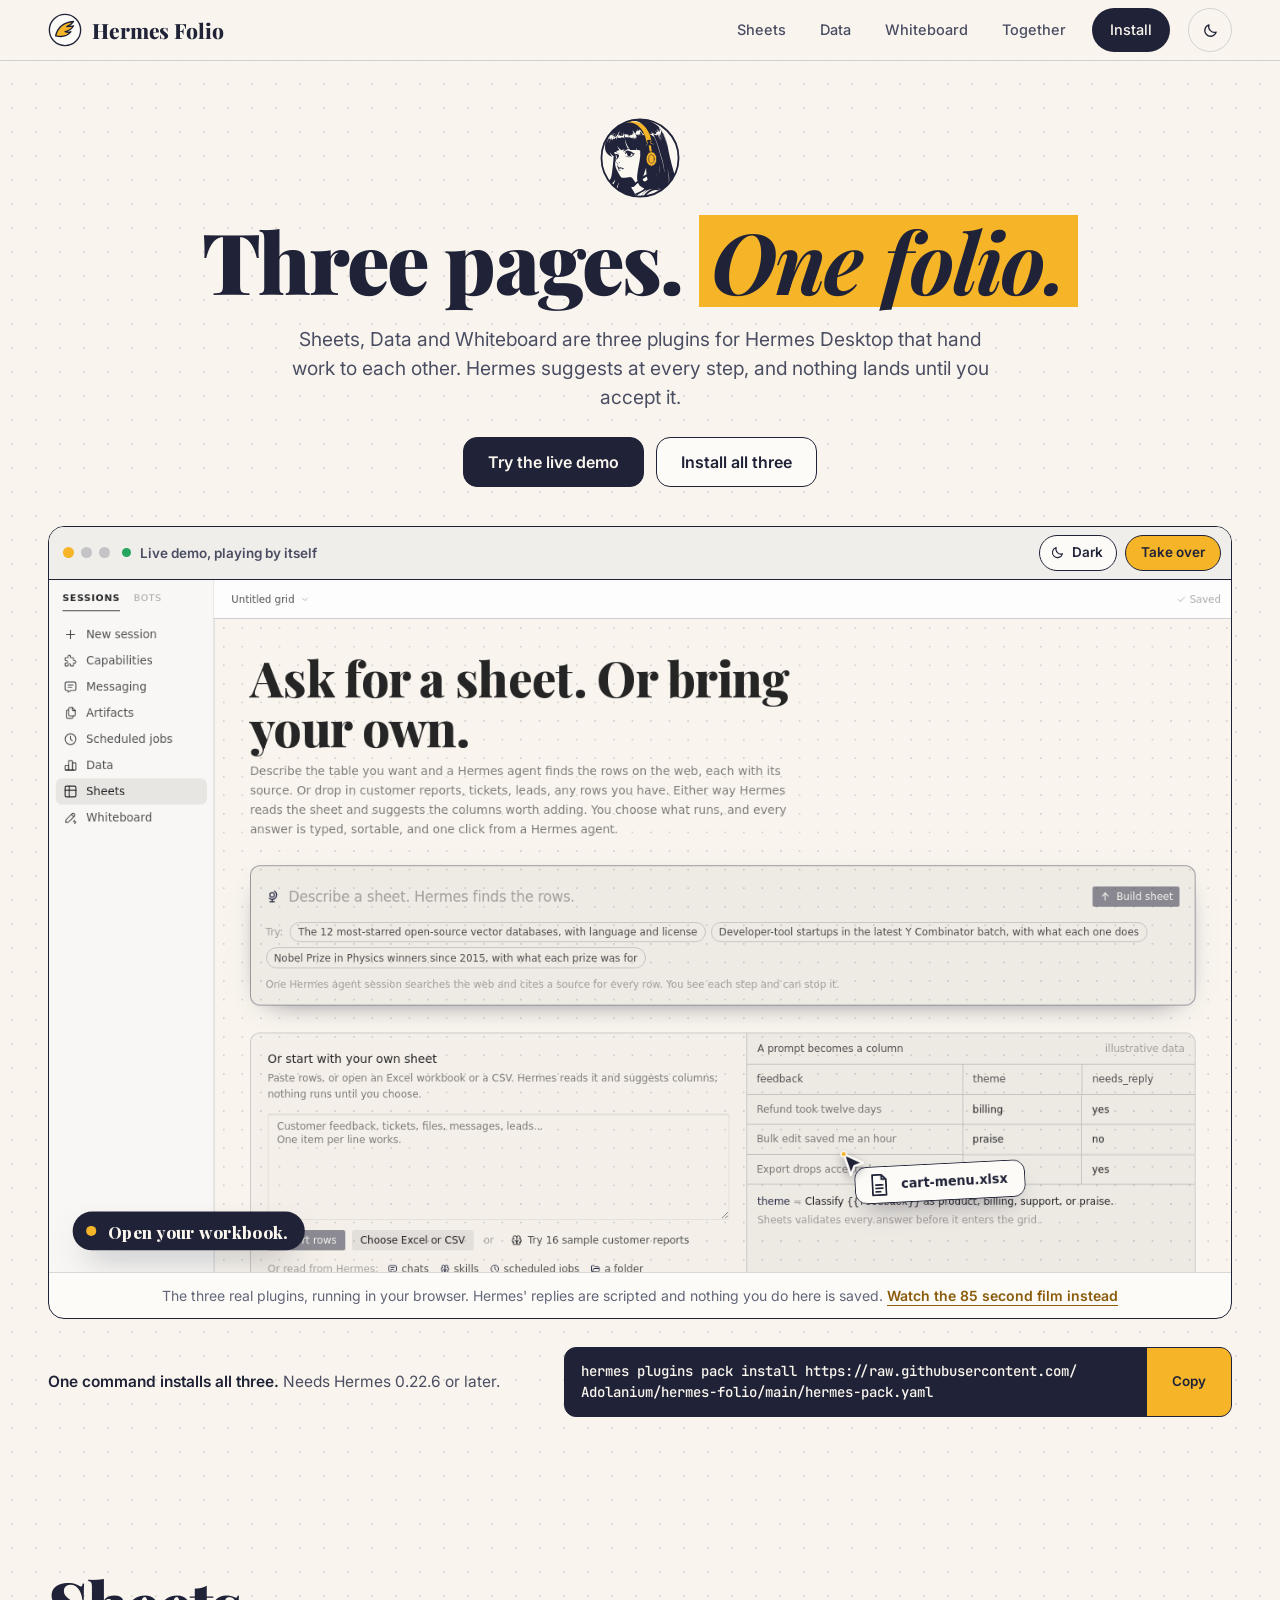
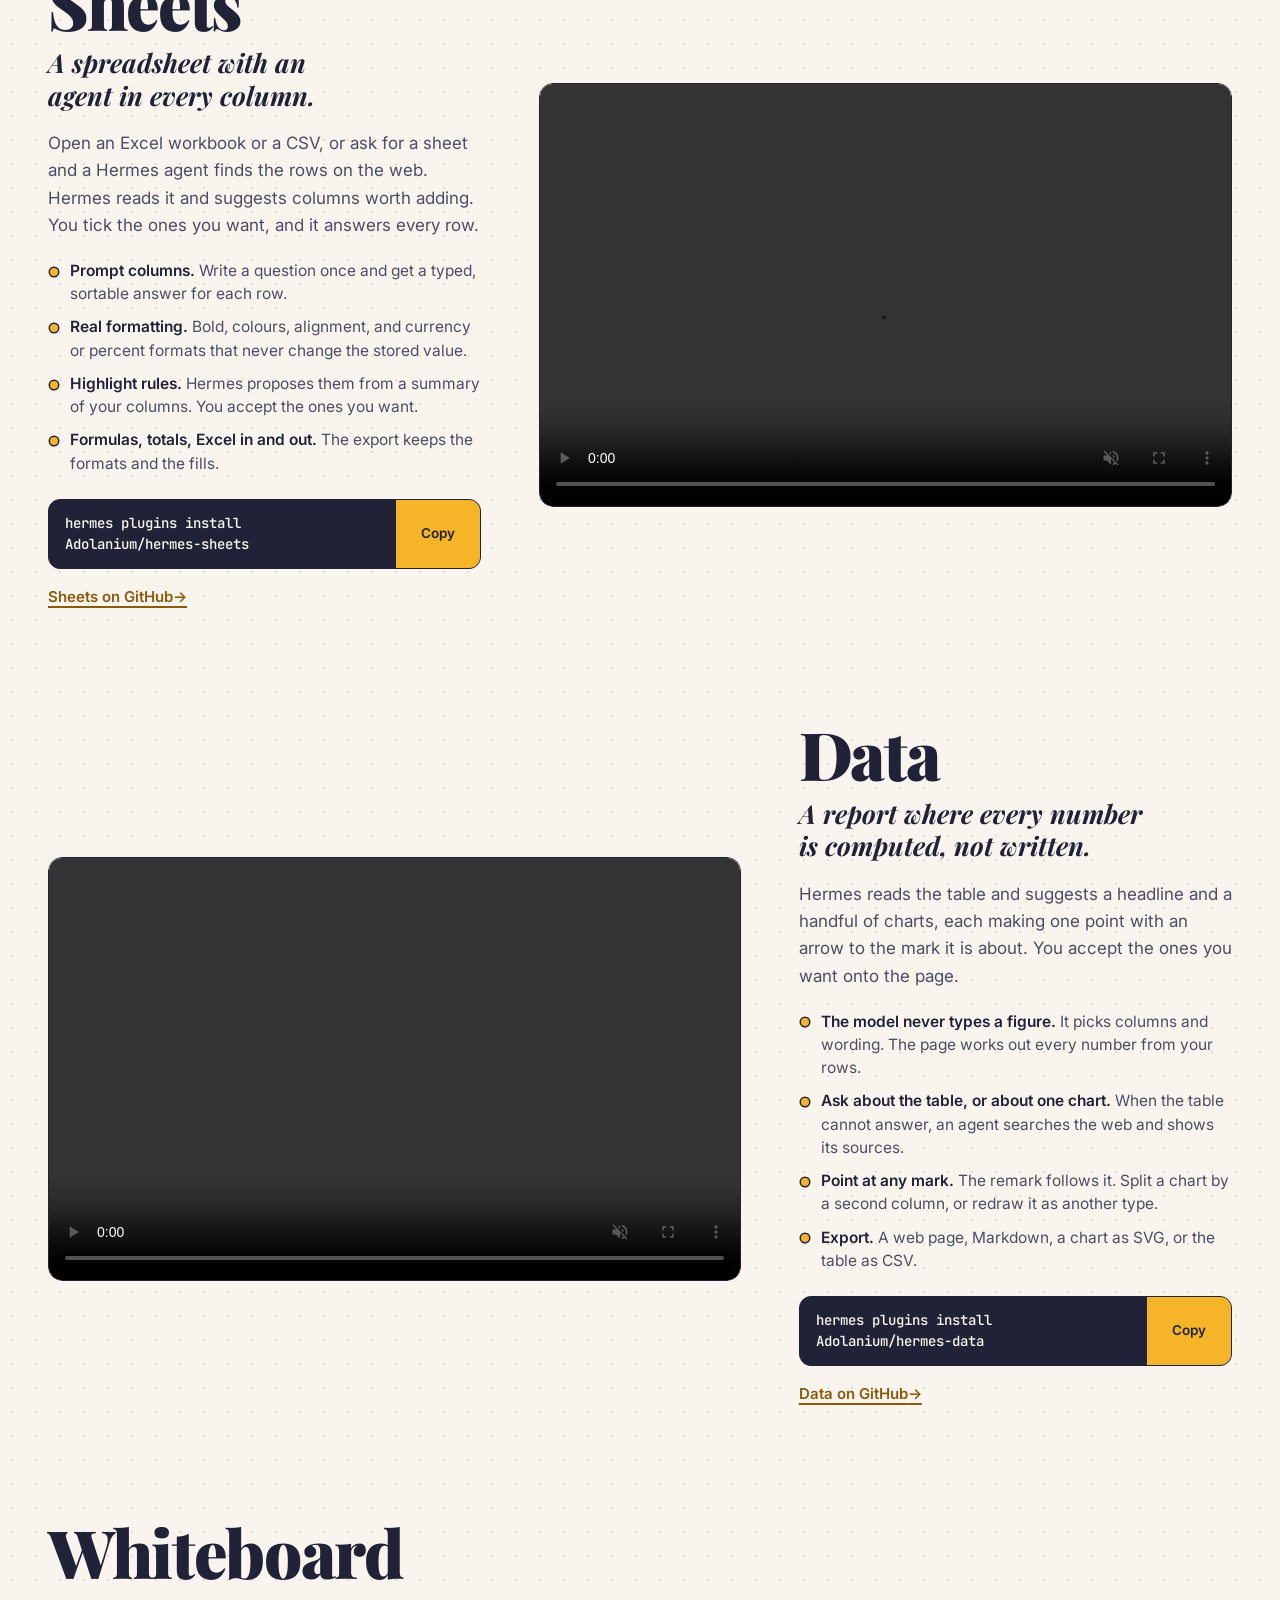
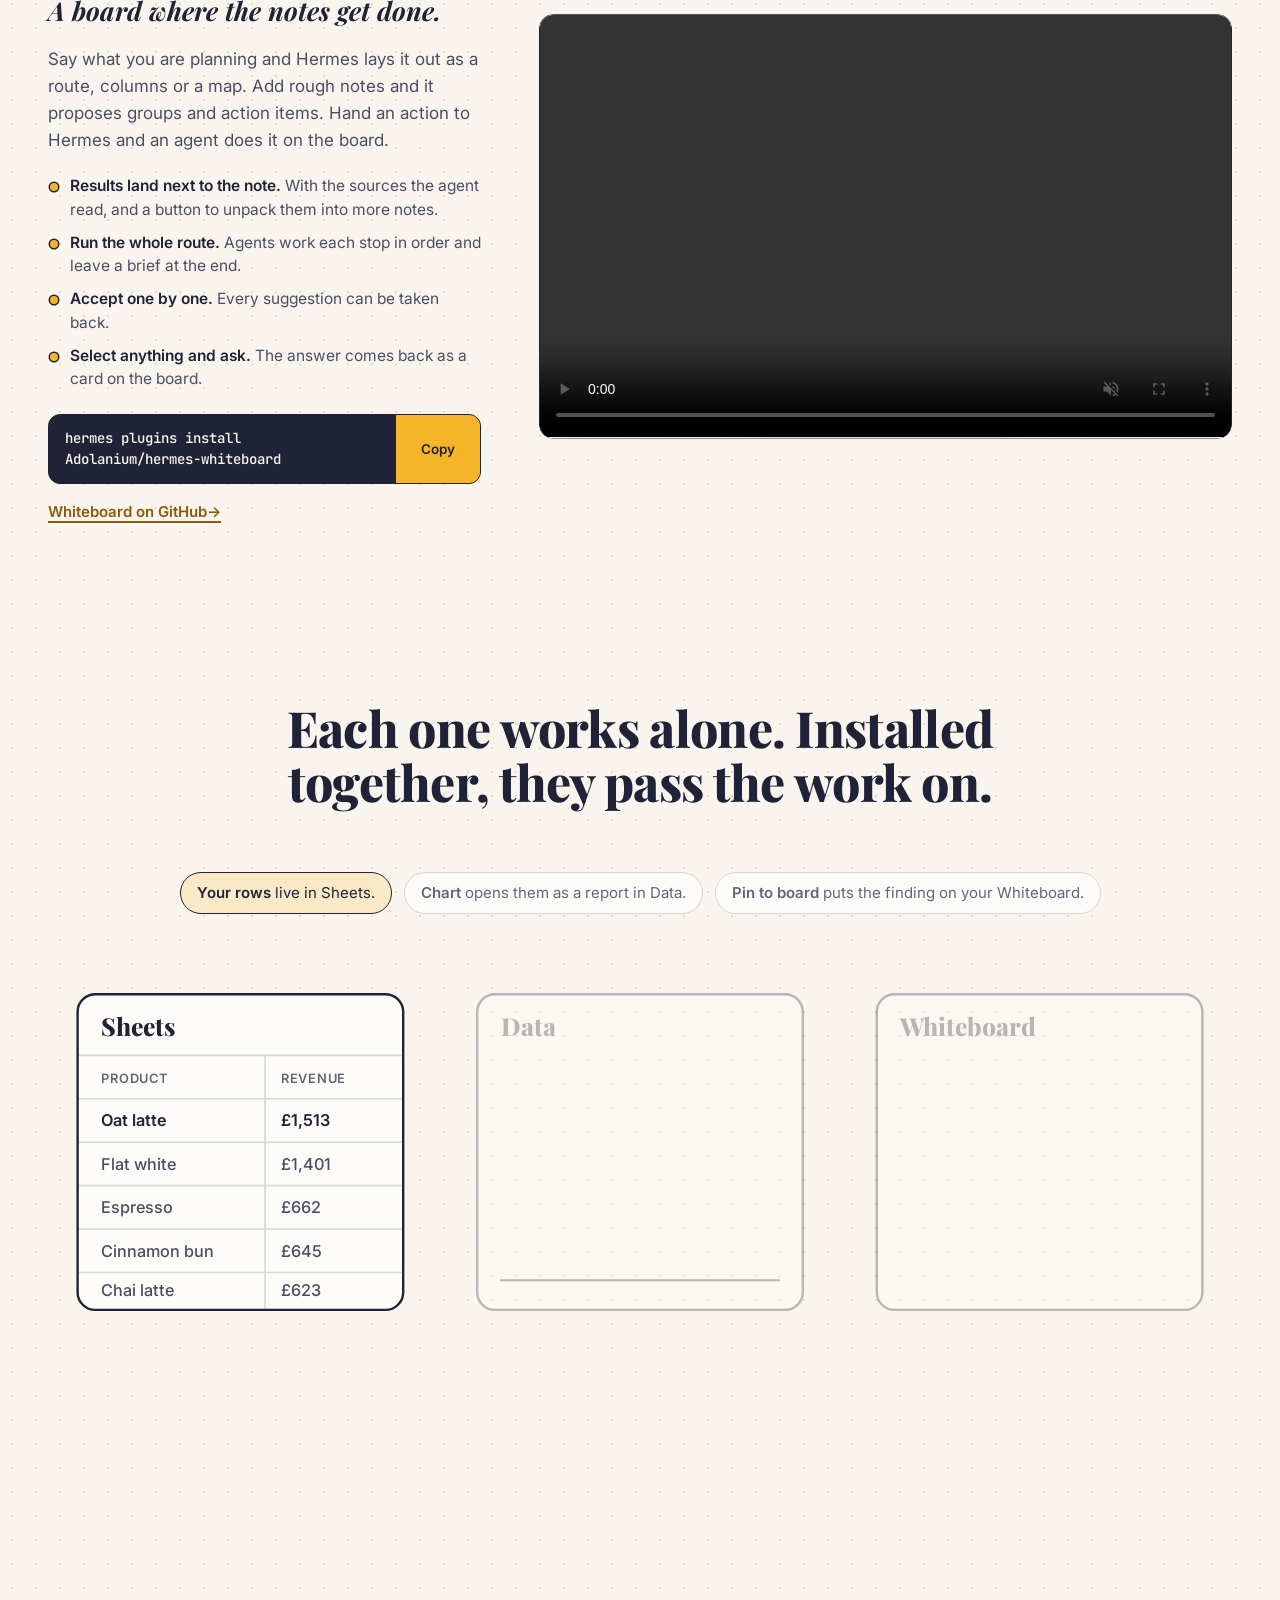
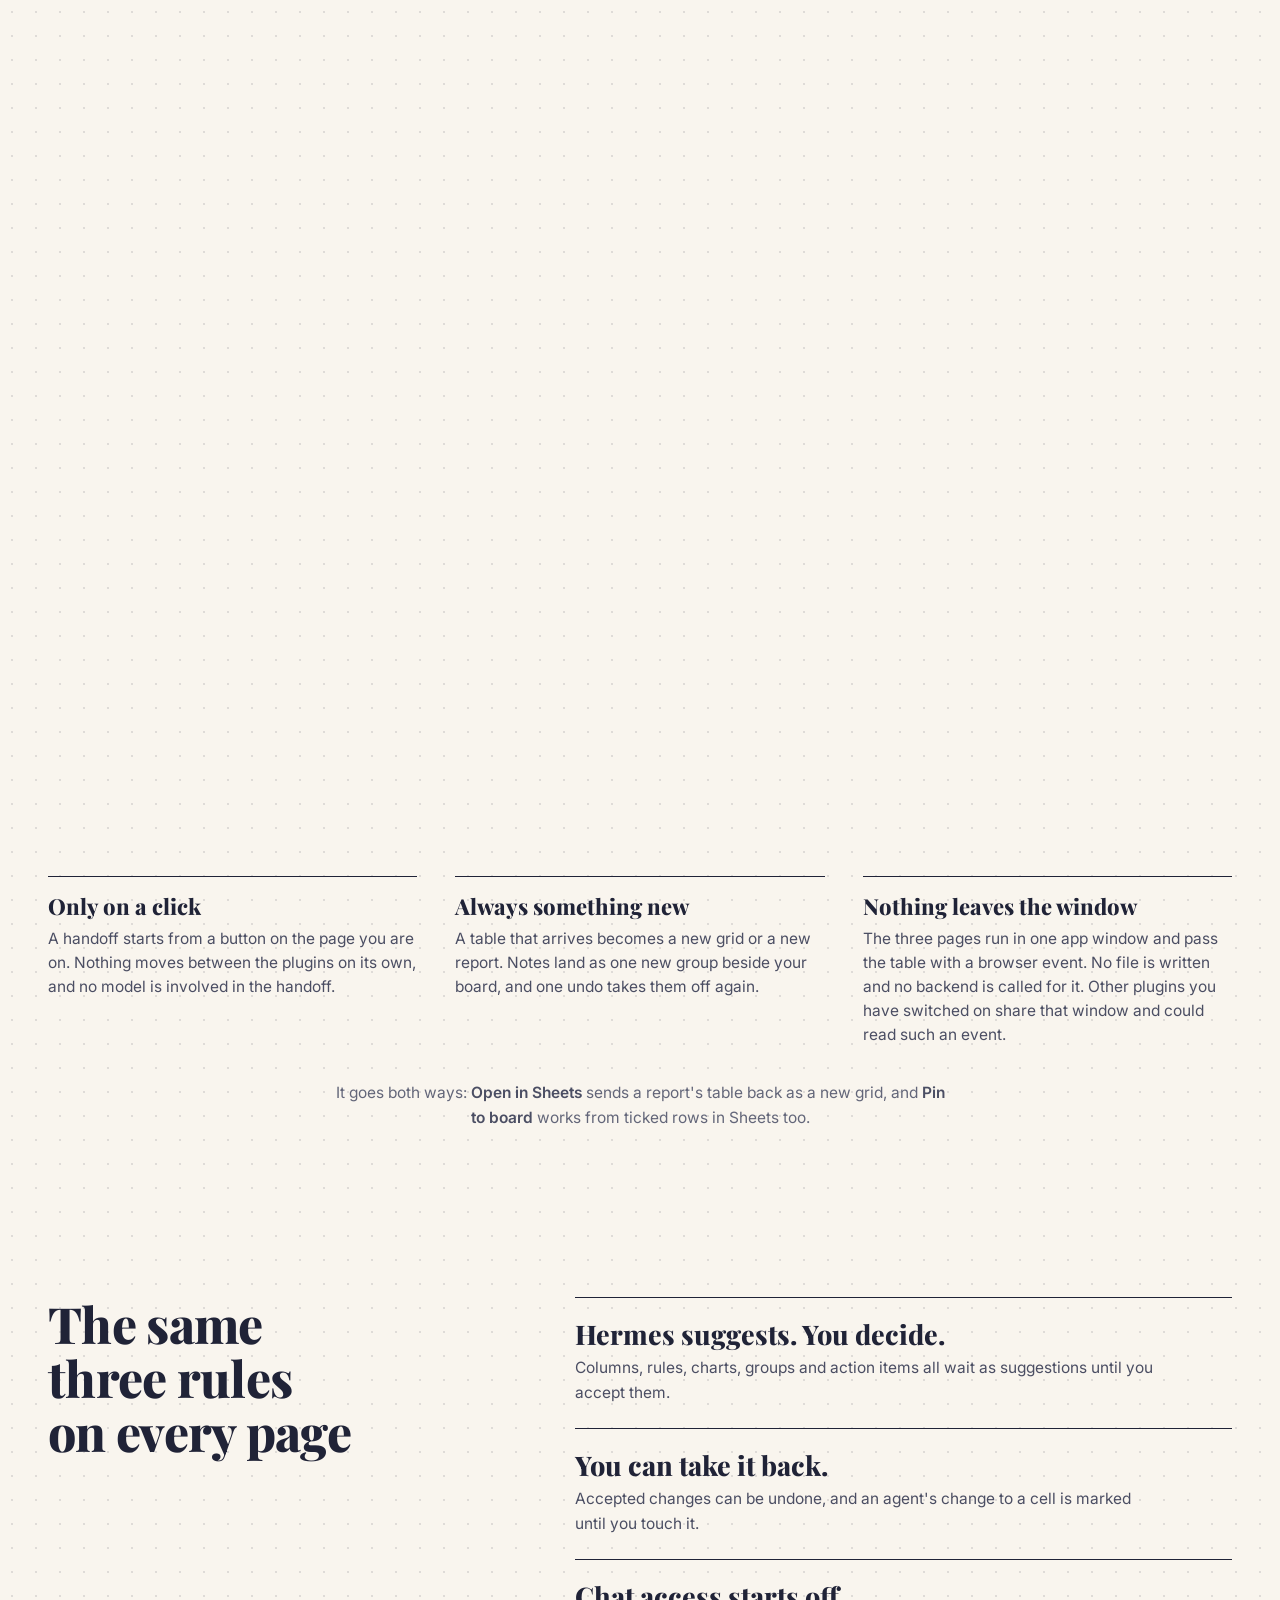
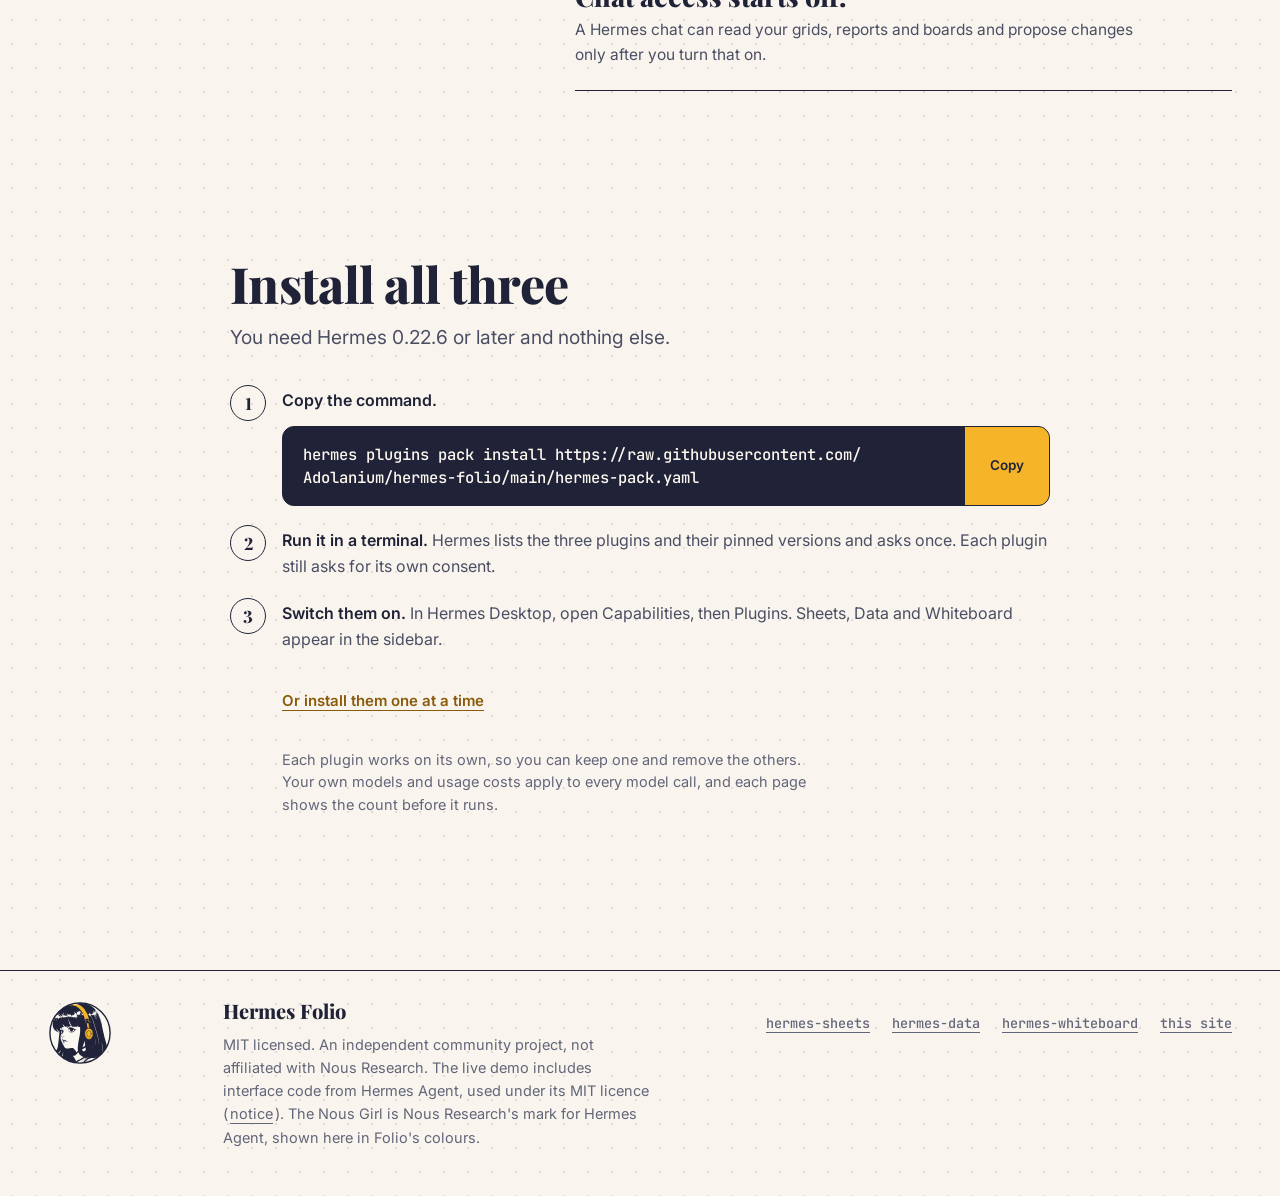
<file: index.html>
<!doctype html>
<html lang="en">
<head>
<meta charset="utf-8">
<meta name="viewport" content="width=device-width, initial-scale=1">
<title>Hermes Folio: Sheets, Data and Whiteboard for Hermes Desktop</title>
<meta name="description" content="Three plugins for Hermes Desktop that hand work to each other. Format a sheet, chart it in one click, and pin the findings to a board. Hermes suggests, you decide.">
<meta property="og:site_name" content="Hermes Folio">
<meta property="og:title" content="Hermes Folio: Sheets, Data and Whiteboard for Hermes Desktop">
<meta property="og:description" content="Three plugins for Hermes Desktop that hand work to each other. Hermes suggests at every step, and nothing lands until you accept it.">
<meta property="og:image" content="https://adolanium.github.io/hermes-folio/assets/card.png">
<meta property="og:image:type" content="image/png">
<meta property="og:image:width" content="1200">
<meta property="og:image:height" content="630">
<meta property="og:image:alt" content="Hermes Folio: Sheets, Data and Whiteboard, working as one">
<meta property="og:url" content="https://adolanium.github.io/hermes-folio/">
<meta property="og:type" content="website">
<meta name="twitter:card" content="summary_large_image">
<meta name="twitter:title" content="Hermes Folio: Sheets, Data and Whiteboard for Hermes Desktop">
<meta name="twitter:description" content="Three plugins for Hermes Desktop that hand work to each other. Hermes suggests at every step, and nothing lands until you accept it.">
<meta name="twitter:image" content="https://adolanium.github.io/hermes-folio/assets/card.png">
<meta name="twitter:image:alt" content="Hermes Folio: Sheets, Data and Whiteboard, working as one">
<link rel="canonical" href="https://adolanium.github.io/hermes-folio/">
<meta name="theme-color" content="#f7f3ec">
<link rel="icon" href="assets/mark.svg" type="image/svg+xml">
<link rel="preconnect" href="https://fonts.googleapis.com">
<link rel="preconnect" href="https://fonts.gstatic.com" crossorigin>
<link href="https://fonts.googleapis.com/css2?family=Playfair+Display:ital,wght@0,800;0,900;1,700&family=Inter:wght@400;500;600&family=JetBrains+Mono:wght@500&display=swap" rel="stylesheet">
<link rel="stylesheet" href="site.css">
<script>
// Set the theme before the first paint: the visitor's own choice if they made one, else the system's.
(function () {
  var theme = null
  try { theme = localStorage.getItem('folio-theme') } catch (error) {}
  if (theme !== 'light' && theme !== 'dark') { theme = matchMedia('(prefers-color-scheme: dark)').matches ? 'dark' : 'light' }
  document.documentElement.dataset.theme = theme
})()
</script>
</head>
<body>
<a class="skip" href="#main">Skip to content</a>

<header class="top">
  <a class="brand" href="./" aria-label="Hermes Folio, home">
    <svg viewBox="0 0 40 40" aria-hidden="true"><circle cx="20" cy="20" r="18.4" class="m-disc"/><path d="M9 27c2-9 9-16 21-17-2 3-5 5-8 6 3 0 6 0 8-1-2 4-6 6-10 7 3 1 5 1 7 0-3 4-9 7-18 5Z" class="m-wing"/></svg>
    <span>Hermes Folio</span>
  </a>
  <nav aria-label="Sections">
    <a href="#sheets">Sheets</a>
    <a href="#data">Data</a>
    <a href="#whiteboard">Whiteboard</a>
    <a href="#together">Together</a>
    <a href="#install" class="pill">Install</a>
    <button type="button" class="theme" data-theme-switch aria-label="Switch between light and dark" hidden><svg class="i-sun" viewBox="0 0 24 24" aria-hidden="true"><circle cx="12" cy="12" r="4.2"/><path d="M12 2.5v2.6M12 18.9v2.6M2.5 12h2.6M18.9 12h2.6M5.3 5.3l1.8 1.8M16.9 16.9l1.8 1.8M5.3 18.7l1.8-1.8M16.9 7.1l1.8-1.8"/></svg><svg class="i-moon" viewBox="0 0 24 24" aria-hidden="true"><path d="M20 14.2A8.2 8.2 0 0 1 9.8 4a8.2 8.2 0 1 0 10.2 10.2Z"/></svg></button>
  </nav>
</header>

<main id="main">
  <section class="hero" aria-labelledby="hero-h">
    <img class="girl" src="assets/nous-girl-folio.svg" width="88" height="88" alt="The Nous Girl, the Hermes Agent mark, in the Hermes Folio colours">
    <h1 id="hero-h">Three pages. <em>One folio.</em></h1>
    <p class="lede">Sheets, Data and Whiteboard are three plugins for Hermes Desktop that hand work to each other. Hermes suggests at every step, and nothing lands until you accept it.</p>
    <div class="actions">
      <a class="btn solid" href="#live"><span class="wide-only">Try the live demo</span><span class="narrow-only">Watch the film</span></a>
      <a class="btn line" href="#install">Install all three</a>
    </div>
  </section>

  <section class="live" id="live" aria-labelledby="live-h">
    <h2 id="live-h" class="sr">Live demo</h2>
    <figure class="window" data-state="idle">
      <div class="chrome">
        <span class="dots" aria-hidden="true"><i></i><i></i><i></i></span>
        <span class="chrome-title"><b class="pulse" aria-hidden="true"></b><span data-live-label aria-live="polite">Live demo</span></span>
        <span class="chrome-actions">
          <button type="button" class="chip" data-demo-theme aria-label="Show the demo in dark"><svg class="i-sun" viewBox="0 0 24 24" aria-hidden="true"><circle cx="12" cy="12" r="4.2"/><path d="M12 2.5v2.6M12 18.9v2.6M2.5 12h2.6M18.9 12h2.6M5.3 5.3l1.8 1.8M16.9 16.9l1.8 1.8M5.3 18.7l1.8-1.8M16.9 7.1l1.8-1.8"/></svg><svg class="i-moon" viewBox="0 0 24 24" aria-hidden="true"><path d="M20 14.2A8.2 8.2 0 0 1 9.8 4a8.2 8.2 0 1 0 10.2 10.2Z"/></svg><span>Dark</span></button>
          <button type="button" class="chip gold" data-take>Take over</button>
          <button type="button" class="chip" data-replay hidden>Replay</button>
        </span>
      </div>
      <div class="frame">
        <iframe title="Live demo: the three real plugins running in your browser" data-src="demo/index.html?demo" tabindex="-1"></iframe>
        <button type="button" class="shield" data-take tabindex="-1" aria-hidden="true"><span>Click to take over</span></button>
        <video class="frame-film" id="film" controls playsinline preload="none" poster="assets/film-poster.jpg" aria-label="The Hermes Folio film: one workbook through all three pages, 85 seconds">
          <source src="assets/hermes-folio.mp4" type="video/mp4">
          Your browser cannot play this video. <a href="assets/hermes-folio.mp4">Download the film</a>.
        </video>
        <button type="button" class="frame-start" data-start hidden>Play the demo</button>
      </div>
      <figcaption>
        <span class="wide-only">The three real plugins, running in your browser. Hermes' replies are scripted and nothing you do here is saved. <button type="button" class="textlink" data-film hidden>Watch the 85 second film instead</button></span>
        <span class="narrow-only">The film, 85 seconds. On a wider screen this is a live demo you can use.</span>
      </figcaption>
    </figure>
    <div class="grab">
      <p><b>One command installs all three.</b> Needs Hermes 0.22.6 or later.</p>
      <div class="cmd"><code>hermes plugins pack install <wbr>https://raw.githubusercontent.com/<wbr>Adolanium/hermes-folio/main/<wbr>hermes-pack.yaml</code><button type="button" data-copy="hermes plugins pack install https://raw.githubusercontent.com/Adolanium/hermes-folio/main/hermes-pack.yaml">Copy</button></div>
    </div>
  </section>

  <section class="plugin" id="sheets" aria-labelledby="sheets-h">
    <div class="copy">
      <h2 id="sheets-h">Sheets</h2>
      <p class="claim">A spreadsheet with an agent in every column.</p>
      <p>Open an Excel workbook or a CSV, or ask for a sheet and a Hermes agent finds the rows on the web. Hermes reads it and suggests columns worth adding. You tick the ones you want, and it answers every row.</p>
      <ul class="points">
        <li><b>Prompt columns.</b> Write a question once and get a typed, sortable answer for each row.</li>
        <li><b>Real formatting.</b> Bold, colours, alignment, and currency or percent formats that never change the stored value.</li>
        <li><b>Highlight rules.</b> Hermes proposes them from a summary of your columns. You accept the ones you want.</li>
        <li><b>Formulas, totals, Excel in and out.</b> The export keeps the formats and the fills.</li>
      </ul>
      <div class="cmd"><code>hermes plugins install <wbr>Adolanium/hermes-sheets</code><button type="button" data-copy="hermes plugins install Adolanium/hermes-sheets">Copy</button></div>
      <a class="more" href="https://github.com/Adolanium/hermes-sheets">Sheets on GitHub <span aria-hidden="true">→</span></a>
    </div>
    <figure class="shot reveal"><video muted loop playsinline preload="none" data-clip="sheets" aria-label="Sheets in use: columns get pound and percent formats, a column goes bold, and Hermes suggests two highlight rules that paint the rows"><source src="assets/sheets.mp4" type="video/mp4"></video><button type="button" class="clip-toggle" data-clip-toggle hidden>Pause</button></figure>
  </section>

  <section class="plugin flip" id="data" aria-labelledby="data-h">
    <div class="copy">
      <h2 id="data-h">Data</h2>
      <p class="claim">A report where every number is computed, not written.</p>
      <p>Hermes reads the table and suggests a headline and a handful of charts, each making one point with an arrow to the mark it is about. You accept the ones you want onto the page.</p>
      <ul class="points">
        <li><b>The model never types a figure.</b> It picks columns and wording. The page works out every number from your rows.</li>
        <li><b>Ask about the table, or about one chart.</b> When the table cannot answer, an agent searches the web and shows its sources.</li>
        <li><b>Point at any mark.</b> The remark follows it. Split a chart by a second column, or redraw it as another type.</li>
        <li><b>Export.</b> A web page, Markdown, a chart as SVG, or the table as CSV.</li>
      </ul>
      <div class="cmd"><code>hermes plugins install <wbr>Adolanium/hermes-data</code><button type="button" data-copy="hermes plugins install Adolanium/hermes-data">Copy</button></div>
      <a class="more" href="https://github.com/Adolanium/hermes-data">Data on GitHub <span aria-hidden="true">→</span></a>
    </div>
    <figure class="shot reveal"><video muted loop playsinline preload="none" data-clip="data" aria-label="Data in use: Hermes reads the columns, suggests a headline and four charts, and they are accepted onto the page"><source src="assets/data.mp4" type="video/mp4"></video><button type="button" class="clip-toggle" data-clip-toggle hidden>Pause</button></figure>
  </section>

  <section class="plugin" id="whiteboard" aria-labelledby="whiteboard-h">
    <div class="copy">
      <h2 id="whiteboard-h">Whiteboard</h2>
      <p class="claim">A board where the notes get done.</p>
      <p>Say what you are planning and Hermes lays it out as a route, columns or a map. Add rough notes and it proposes groups and action items. Hand an action to Hermes and an agent does it on the board.</p>
      <ul class="points">
        <li><b>Results land next to the note.</b> With the sources the agent read, and a button to unpack them into more notes.</li>
        <li><b>Run the whole route.</b> Agents work each stop in order and leave a brief at the end.</li>
        <li><b>Accept one by one.</b> Every suggestion can be taken back.</li>
        <li><b>Select anything and ask.</b> The answer comes back as a card on the board.</li>
      </ul>
      <div class="cmd"><code>hermes plugins install <wbr>Adolanium/hermes-whiteboard</code><button type="button" data-copy="hermes plugins install Adolanium/hermes-whiteboard">Copy</button></div>
      <a class="more" href="https://github.com/Adolanium/hermes-whiteboard">Whiteboard on GitHub <span aria-hidden="true">→</span></a>
    </div>
    <figure class="shot reveal"><video muted loop playsinline preload="none" data-clip="whiteboard" aria-label="Whiteboard in use: findings from a report land as notes, one is handed to Hermes, and a result card with sources is delivered beside it"><source src="assets/whiteboard.mp4" type="video/mp4"></video><button type="button" class="clip-toggle" data-clip-toggle hidden>Pause</button></figure>
  </section>

  <section class="together" id="together" aria-labelledby="together-h">
    <h2 id="together-h">Each one works alone. Installed together, they pass the work on.</h2>
    <div class="story" data-story>
      <div class="story-pin">
        <ol class="story-steps">
          <li data-step="0"><b>Your rows</b> live in Sheets.</li>
          <li data-step="1"><b>Chart</b> opens them as a report in Data.</li>
          <li data-step="2"><b>Pin to board</b> puts the finding on your Whiteboard.</li>
        </ol>
        <div class="story-scroll" tabindex="0" role="group" aria-label="Diagram of the handoffs">
        <svg class="story-svg" viewBox="0 0 1200 430" role="img" aria-label="A row in a sheet becomes a bar in a chart, and the chart's finding becomes a note on a board">
          <g class="s-card" transform="translate(30 60)">
            <rect width="330" height="320" rx="18" class="s-paper"/>
            <text x="24" y="42" class="s-title">Sheets</text>
            <path d="M0 62h330M0 106h330M0 150h330M0 194h330M0 238h330M0 282h330M190 62v258" class="s-rule"/>
            <rect x="1" y="107" width="328" height="43" class="s-hot"/>
            <text x="24" y="90" class="s-head">product</text><text x="206" y="90" class="s-head">revenue</text>
            <text x="24" y="134" class="s-cell s-strong">Oat latte</text><text x="206" y="134" class="s-cell s-strong">£1,513</text>
            <text x="24" y="178" class="s-cell">Flat white</text><text x="206" y="178" class="s-cell">£1,401</text>
            <text x="24" y="222" class="s-cell">Espresso</text><text x="206" y="222" class="s-cell">£662</text>
            <text x="24" y="266" class="s-cell">Cinnamon bun</text><text x="206" y="266" class="s-cell">£645</text>
            <text x="24" y="306" class="s-cell">Chai latte</text><text x="206" y="306" class="s-cell">£623</text>
          </g>
          <g class="s-card s-data" transform="translate(435 60)">
            <rect width="330" height="320" rx="18" class="s-paper"/>
            <text x="24" y="42" class="s-title">Data</text>
            <text x="24" y="76" class="s-note">Two lattes lead the menu</text>
            <path d="M24 290h282" class="s-axis"/>
            <rect x="40" y="110" width="38" height="180" rx="6" class="s-bar s-gold" style="--i:0"/>
            <rect x="94" y="123" width="38" height="167" rx="6" class="s-bar" style="--i:1"/>
            <rect x="148" y="211" width="38" height="79" rx="6" class="s-bar" style="--i:2"/>
            <rect x="202" y="213" width="38" height="77" rx="6" class="s-bar" style="--i:3"/>
            <rect x="256" y="216" width="38" height="74" rx="6" class="s-bar" style="--i:4"/>
            <text x="59" y="102" class="s-value">£1,513</text>
          </g>
          <g class="s-card s-board" transform="translate(840 60)">
            <rect width="330" height="320" rx="18" class="s-paper"/>
            <text x="24" y="42" class="s-title">Whiteboard</text>
            <g transform="translate(28 74) rotate(-3)"><g class="s-sticky" style="--i:0"><rect width="132" height="96" rx="5" class="s-butter"/><text x="12" y="30" class="s-sticky-t">Oat latte</text><text x="12" y="52" class="s-sticky-t">leads at</text><text x="12" y="78" class="s-sticky-b">£1,513</text></g></g>
            <g transform="translate(176 92) rotate(2.5)"><g class="s-sticky" style="--i:1"><rect width="126" height="88" rx="5" class="s-mint"/><text x="12" y="30" class="s-sticky-t">Coffee is 57%</text><text x="12" y="52" class="s-sticky-t">of revenue</text></g></g>
            <g transform="translate(92 196) rotate(-1.5)"><g class="s-sticky" style="--i:2"><rect width="150" height="92" rx="5" class="s-peach"/><text x="12" y="30" class="s-sticky-t">Almond croissant</text><text x="12" y="52" class="s-sticky-t">barely pays</text></g></g>
          </g>
          <g class="s-hand s-hand-1">
            <path d="M366 188C386 160 410 160 430 184" class="s-arc"/><path d="M420 172l11 12-15 3" class="s-arc"/>
            <path class="s-down" d="M195 334v58M187 384l8 10 8-10"/>
            <g transform="translate(398 138)"><rect x="-37" y="-17" width="74" height="34" rx="17" class="s-chip"/><text y="5" class="s-chip-t">Chart</text></g>
          </g>
          <g class="s-hand s-hand-2">
            <path d="M771 188C791 160 815 160 835 184" class="s-arc"/><path d="M825 172l11 12-15 3" class="s-arc"/>
            <path class="s-down" d="M195 724v58M187 774l8 10 8-10"/>
            <g transform="translate(803 138)"><rect x="-58" y="-17" width="116" height="34" rx="17" class="s-chip"/><text y="5" class="s-chip-t">Pin to board</text></g>
          </g>
          <circle r="11" class="s-token" data-token/>
        </svg>
        </div>
      </div>
    </div>
    <div class="facts">
      <article>
        <h3>Only on a click</h3>
        <p>A handoff starts from a button on the page you are on. Nothing moves between the plugins on its own, and no model is involved in the handoff.</p>
      </article>
      <article>
        <h3>Always something new</h3>
        <p>A table that arrives becomes a new grid or a new report. Notes land as one new group beside your board, and one undo takes them off again.</p>
      </article>
      <article>
        <h3>Nothing leaves the window</h3>
        <p>The three pages run in one app window and pass the table with a browser event. No file is written and no backend is called for it. Other plugins you have switched on share that window and could read such an event.</p>
      </article>
    </div>
    <p class="also">It goes both ways: <b>Open in Sheets</b> sends a report's table back as a new grid, and <b>Pin to board</b> works from ticked rows in Sheets too.</p>
  </section>

  <section class="rules" aria-labelledby="rules-h">
    <h2 id="rules-h">The same three rules on every page</h2>
    <ol>
      <li><b>Hermes suggests. You decide.</b><span>Columns, rules, charts, groups and action items all wait as suggestions until you accept them.</span></li>
      <li><b>You can take it back.</b><span>Accepted changes can be undone, and an agent's change to a cell is marked until you touch it.</span></li>
      <li><b>Chat access starts off.</b><span>A Hermes chat can read your grids, reports and boards and propose changes only after you turn that on.</span></li>
    </ol>
  </section>

  <section class="install" id="install" aria-labelledby="install-h">
    <h2 id="install-h">Install all three</h2>
    <p class="lede">You need Hermes 0.22.6 or later and nothing else.</p>
    <ol class="steps">
      <li>
        <b>Copy the command.</b>
        <div class="cmd big"><code>hermes plugins pack install <wbr>https://raw.githubusercontent.com/<wbr>Adolanium/hermes-folio/main/<wbr>hermes-pack.yaml</code><button type="button" data-copy="hermes plugins pack install https://raw.githubusercontent.com/Adolanium/hermes-folio/main/hermes-pack.yaml">Copy</button></div>
      </li>
      <li><b>Run it in a terminal.</b> <span>Hermes lists the three plugins and their pinned versions and asks once. Each plugin still asks for its own consent.</span></li>
      <li><b>Switch them on.</b> <span>In Hermes Desktop, open Capabilities, then Plugins. Sheets, Data and Whiteboard appear in the sidebar.</span></li>
    </ol>
    <details class="singly">
      <summary>Or install them one at a time</summary>
      <div class="cmds">
        <div class="cmd"><code>hermes plugins install <wbr>Adolanium/hermes-sheets</code><button type="button" data-copy="hermes plugins install Adolanium/hermes-sheets">Copy</button></div>
        <div class="cmd"><code>hermes plugins install <wbr>Adolanium/hermes-data</code><button type="button" data-copy="hermes plugins install Adolanium/hermes-data">Copy</button></div>
        <div class="cmd"><code>hermes plugins install <wbr>Adolanium/hermes-whiteboard</code><button type="button" data-copy="hermes plugins install Adolanium/hermes-whiteboard">Copy</button></div>
      </div>
    </details>
    <p class="fine">Each plugin works on its own, so you can keep one and remove the others. Your own models and usage costs apply to every model call, and each page shows the count before it runs.</p>
  </section>
</main>

<footer>
  <img class="girl" src="assets/nous-girl-folio.svg" width="64" height="64" alt="" loading="lazy">
  <div>
    <b>Hermes Folio</b>
    <p>MIT licensed. An independent community project, not affiliated with Nous Research. The live demo includes interface code from Hermes Agent, used under its MIT licence (<a href="demo/NOTICE.md">notice</a>). The Nous Girl is Nous Research's mark for Hermes Agent, shown here in Folio's colours.</p>
  </div>
  <nav aria-label="Repositories">
    <a href="https://github.com/Adolanium/hermes-sheets">hermes-sheets</a>
    <a href="https://github.com/Adolanium/hermes-data">hermes-data</a>
    <a href="https://github.com/Adolanium/hermes-whiteboard">hermes-whiteboard</a>
    <a href="https://github.com/Adolanium/hermes-folio">this site</a>
  </nav>
</footer>

<p class="sr" role="status" data-status></p>

<script src="site.js" defer></script>
</body>
</html>
</file>
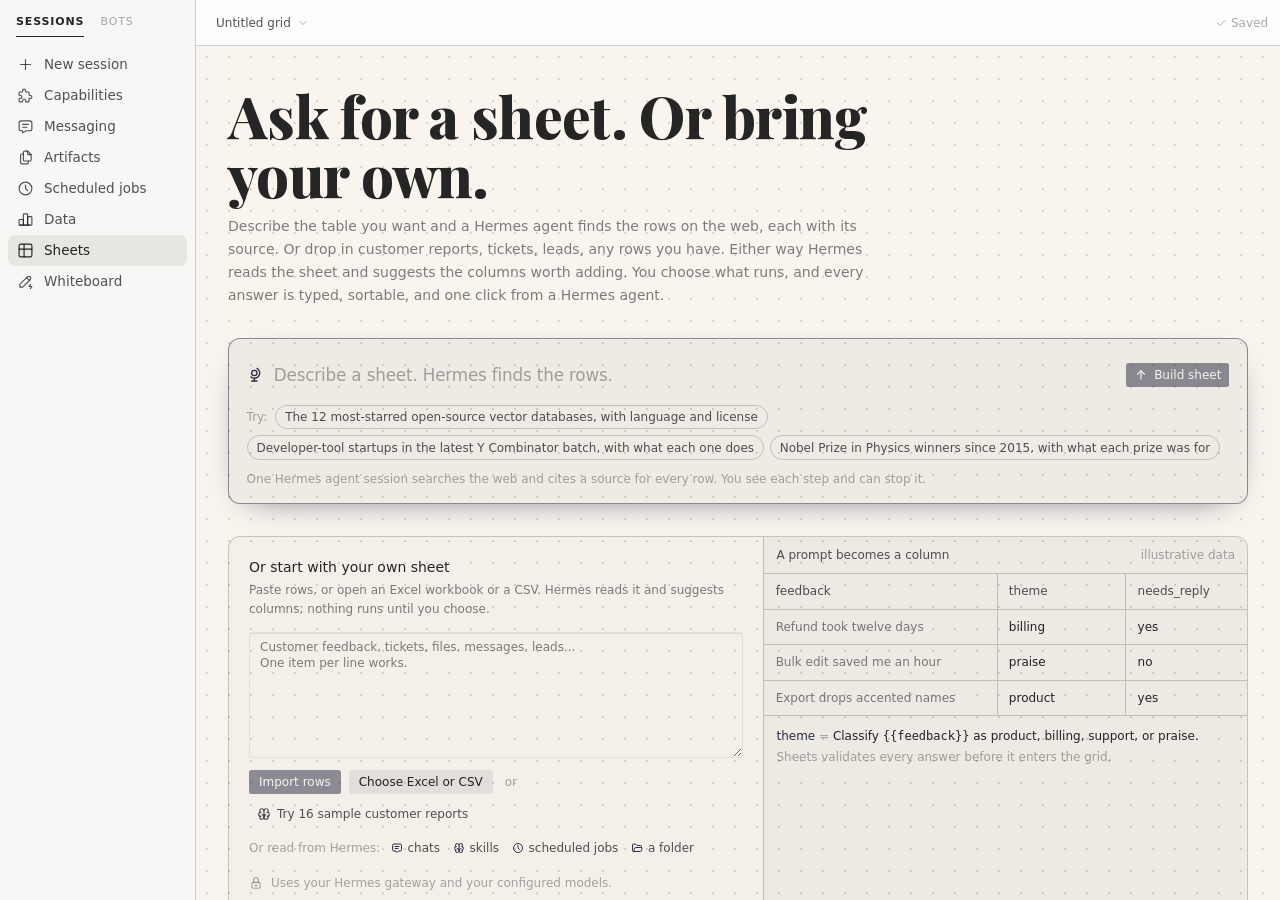
<file: demo/index.html>
<!doctype html>
<html class="light demo" lang="en">
<head>
<meta charset="utf-8">
<meta name="viewport" content="width=device-width, initial-scale=1">
<meta name="robots" content="noindex">
<link rel="icon" href="../assets/mark.svg" type="image/svg+xml">
<title>Hermes Folio live demo</title>
<!-- The three real plugins, running against a stand-in for Hermes Desktop.
     Hermes' replies are scripted. Interface styles and components come from
     Hermes Agent (MIT, see NOTICE.md in this folder). -->
<link rel="stylesheet" href="app.css">
<link rel="stylesheet" href="demo.css">
<link rel="stylesheet" href="stage.css">
<link rel="stylesheet" href="frame.css">
</head>
<body>
<div id="stage">
  <div id="cam"></div>
  <div id="cur"><svg viewBox="0 0 40 40"><path d="M6 5 L29 15.5 L18.6 19.2 L14.4 30 Z" fill="hsl(232 26% 17%)" stroke="hsl(40 60% 98%)" stroke-width="2.6" stroke-linejoin="round"/><circle cx="6" cy="5" r="3.2" fill="hsl(41 92% 56%)" stroke="hsl(40 60% 98%)" stroke-width="1.6"/></svg></div>
  <div id="caption"><i></i><span></span></div>
  <div id="file"><svg viewBox="0 0 24 24"><path d="M6 3h8l4 4v14H6Z M14 3v4h4 M9 12h6 M9 15h6 M9 18h4" fill="hsl(42 60% 98%)" stroke="hsl(232 26% 17%)" stroke-width="1.5" stroke-linejoin="round" stroke-linecap="round"/></svg><span>cart-menu.xlsx</span></div>
  <div id="title" hidden></div>
  <div id="end" hidden></div>
</div>
<script type="module" src="demo.js"></script>
</body>
</html>
</file>
<file: site.css>
:root {
  --paper: hsl(40 44% 95.5%);
  --card: hsl(42 60% 98%);
  --ink: hsl(232 26% 17%);
  --ink-2: hsl(232 14% 34%);
  --ink-3: hsl(232 10% 43%);
  --rule: hsl(232 20% 30% / .2);
  --dot: hsl(232 26% 17% / .12);
  --gold: hsl(41 92% 56%);
  --gold-deep: hsl(38 86% 29%);
  --gold-wash: hsl(41 96% 62% / .22);
  --mint: hsl(150 52% 84%);
  --peach: hsl(13 86% 86%);
  --night: hsl(232 26% 17%);
  --cream: hsl(40 60% 96%);
  --shadow: hsl(232 40% 12% / .3);
  --display: 'Playfair Display', ui-serif, Georgia, serif;
  --sans: 'Inter', -apple-system, BlinkMacSystemFont, 'Segoe UI', system-ui, sans-serif;
  --mono: 'JetBrains Mono', ui-monospace, 'SF Mono', Menlo, monospace;
  --gutter: clamp(16px, 4vw, 48px);
  --wide: 1240px;
  --out: cubic-bezier(.16, 1, .3, 1);
  color-scheme: light;
}

/* Without scripts nothing sets data-theme, so follow the system. */
@media (prefers-color-scheme: dark) {
  :root:not([data-theme]) {
    --paper: hsl(228 14% 11%);
    --card: hsl(228 14% 15%);
    --ink: hsl(40 36% 92%);
    --ink-2: hsl(40 14% 74%);
    --ink-3: hsl(40 8% 62%);
    --rule: hsl(40 30% 90% / .16);
    --dot: hsl(40 30% 90% / .1);
    --gold-deep: hsl(41 92% 68%);
    --gold-wash: hsl(41 96% 62% / .16);
    --shadow: hsl(0 0% 0% / .6);
    color-scheme: dark;
  }
}

:root[data-theme="dark"] {
  --paper: hsl(228 14% 11%);
  --card: hsl(228 14% 15%);
  --ink: hsl(40 36% 92%);
  --ink-2: hsl(40 14% 74%);
  --ink-3: hsl(40 8% 62%);
  --rule: hsl(40 30% 90% / .16);
  --dot: hsl(40 30% 90% / .1);
  --gold-deep: hsl(41 92% 68%);
  --gold-wash: hsl(41 96% 62% / .16);
  --shadow: hsl(0 0% 0% / .6);
  color-scheme: dark;
}

* { box-sizing: border-box; }
html { scroll-behavior: smooth; scroll-padding-top: 84px; -webkit-text-size-adjust: 100%; scrollbar-color: color-mix(in srgb, var(--ink) 34%, var(--paper)) var(--paper); }
body {
  margin: 0;
  background-color: var(--paper);
  /* The dotted desk the three plugins share. */
  background-image: radial-gradient(var(--dot) 1.1px, transparent 1.5px);
  background-size: 24px 24px;
  color: var(--ink);
  font: 400 17px/1.6 var(--sans);
  -webkit-font-smoothing: antialiased;
  overflow-x: clip;
  caret-color: var(--gold-deep);
}
::selection { background: var(--gold); color: var(--night); }
img, video, svg { display: block; max-width: 100%; }
a { color: inherit; text-underline-offset: 4px; }
h1, h2, h3, p, ul, ol, figure { margin: 0; padding: 0; }
ul, ol { list-style: none; }
button { font-family: inherit; }
:focus-visible { outline: 2.5px solid var(--ink); outline-offset: 3px; border-radius: 6px; }
.sr { position: absolute; width: 1px; height: 1px; overflow: hidden; clip-path: inset(50%); white-space: nowrap; }
.skip { position: absolute; left: 12px; top: -60px; z-index: 30; padding: 10px 16px; border-radius: 10px; background: var(--ink); color: var(--paper); text-decoration: none; }
.skip:focus { top: 12px; }
.narrow-only { display: none; }

/* ---------------------------------------------------------------- top bar */
.top {
  position: sticky; top: 0; z-index: 20;
  display: flex; align-items: center; justify-content: space-between; gap: 16px;
  padding: 8px var(--gutter);
  background: color-mix(in srgb, var(--paper) 92%, transparent);
  backdrop-filter: blur(10px); -webkit-backdrop-filter: blur(10px);
  border-bottom: 1px solid var(--rule);
}
.brand { display: inline-flex; align-items: center; gap: 10px; min-height: 44px; text-decoration: none; font: 800 21px/1 var(--display); letter-spacing: -.005em; white-space: nowrap; }
.brand svg { width: 34px; height: 34px; flex-shrink: 0; }
.m-disc { fill: var(--card); stroke: var(--ink); stroke-width: 1.6; }
.m-wing { fill: var(--gold); stroke: var(--ink); stroke-width: 1.6; stroke-linejoin: round; }
.top nav { display: flex; align-items: center; gap: clamp(4px, 1.4vw, 18px); font-size: 14.5px; font-weight: 500; }
.top nav a { display: inline-flex; align-items: center; min-height: 44px; padding: 0 8px; text-decoration: none; color: var(--ink-2); border-radius: 8px; transition: color .15s; }
.top nav a:hover { color: var(--ink); }
.top nav .pill { padding: 0 18px; border-radius: 99px; background: var(--ink); color: var(--paper); }
.top nav .pill:hover { color: var(--paper); background: color-mix(in srgb, var(--ink) 86%, var(--paper)); }
.theme { display: grid; place-items: center; width: 44px; height: 44px; padding: 0; border-radius: 99px; border: 1.6px solid var(--rule); background: none; color: var(--ink); cursor: pointer; transition: border-color .15s; }
.theme:hover { border-color: var(--ink); }
.theme[hidden] { display: none; }
.theme svg, .chip svg { width: 17px; height: 17px; fill: none; stroke: currentColor; stroke-width: 1.8; stroke-linecap: round; stroke-linejoin: round; }
/* The icon shows the theme a click switches to. */
.i-sun { display: none; }
:root[data-theme="dark"] .theme .i-sun, [data-demo-theme][data-now="dark"] .i-sun { display: block; }
:root[data-theme="dark"] .theme .i-moon, [data-demo-theme][data-now="dark"] .i-moon { display: none; }
@media (max-width: 720px) { .top nav a:not(.pill) { display: none; } }

/* ---------------------------------------------------------------- hero */
main > section { padding: 0 var(--gutter); }
.hero { max-width: var(--wide); margin: 0 auto; padding-top: clamp(28px, 4.4vw, 56px); text-align: center; }
.girl { border-radius: 50%; }
.hero .girl { width: clamp(64px, 6.4vw, 88px); height: auto; margin: 0 auto clamp(10px, 1.4vw, 18px); }
footer .girl { flex-shrink: 0; }
.hero h1 { font: 900 clamp(42px, 6.6vw, 92px)/1.02 var(--display); letter-spacing: -.022em; text-wrap: balance; }
/* A marker stroke behind the words, in dark ink on gold in both themes. */
.hero h1 em { font-style: italic; font-weight: 700; color: var(--night); background: linear-gradient(transparent 10%, var(--gold) 10%, var(--gold) 92%, transparent 92%); padding: 0 .14em; border-radius: .08em; white-space: nowrap; -webkit-box-decoration-break: clone; box-decoration-break: clone; }
.lede { max-width: 60ch; margin: clamp(14px, 1.8vw, 22px) auto 0; font-size: clamp(17px, 1.5vw, 19.5px); line-height: 1.5; color: var(--ink-2); text-wrap: pretty; }
.actions { display: flex; flex-wrap: wrap; justify-content: center; gap: 12px; margin-top: clamp(18px, 2.2vw, 26px); }
.btn { display: inline-flex; align-items: center; height: 50px; padding: 0 24px; border-radius: 14px; border: 1.8px solid var(--ink); font: 600 16px/1 var(--sans); text-decoration: none; transition: background .18s, color .18s, transform .25s var(--out); }
.btn.solid { background: var(--ink); color: var(--paper); }
.btn.line { background: var(--card); }
.btn.solid:hover { background: color-mix(in srgb, var(--ink) 84%, var(--paper)); }
.btn.line:hover { background: var(--gold-wash); }
.btn:active { transform: scale(.98); }

/* ---------------------------------------------------------------- the demo window */
.live { max-width: calc(1400px + 2 * var(--gutter)); margin: clamp(24px, 3vw, 40px) auto 0; }
.window { border-radius: 16px; overflow: hidden; background: var(--card); border: 1.8px solid var(--ink); }
.chrome { display: flex; align-items: center; gap: 12px; min-height: 52px; padding: 8px 10px 8px 14px; border-bottom: 1.8px solid var(--ink); background: color-mix(in srgb, var(--ink) 6%, var(--card)); }
.dots { display: flex; gap: 7px; flex-shrink: 0; }
.dots i { width: 11px; height: 11px; border-radius: 99px; background: color-mix(in srgb, var(--ink) 26%, var(--card)); }
.dots i:first-child { background: var(--gold); }
.chrome-title { display: inline-flex; align-items: center; gap: 9px; min-width: 0; margin-right: auto; font: 600 13.5px/1.2 var(--sans); color: var(--ink-2); }
.chrome-title span { overflow: hidden; text-overflow: ellipsis; white-space: nowrap; }
/* Green and beating only while the demo is playing by itself. */
.pulse { width: 9px; height: 9px; flex-shrink: 0; border-radius: 99px; background: var(--ink-3); }
.window[data-state="auto"] .pulse { background: hsl(146 62% 40%); animation: pulse 1.8s ease-out infinite; }
.window[data-state="manual"] .pulse { background: var(--gold); box-shadow: 0 0 0 1.5px var(--ink); }
.window[data-state="loading"] .pulse { animation: wait 1s ease-in-out infinite alternate; }
.window[data-state="failed"] .pulse, .window[data-state="film"] .pulse { display: none; }
@keyframes pulse { 0% { box-shadow: 0 0 0 0 hsl(146 62% 40% / .55); } 100% { box-shadow: 0 0 0 9px hsl(146 62% 40% / 0); } }
@keyframes wait { from { opacity: .35; } to { opacity: 1; } }
.chrome-actions { display: flex; gap: 8px; flex-shrink: 0; }
.chip { display: inline-flex; align-items: center; gap: 7px; height: 36px; padding: 0 15px; border-radius: 99px; border: 1.6px solid var(--ink); background: var(--card); color: var(--ink); font: 600 13.5px/1 var(--sans); cursor: pointer; transition: background .15s; }
.chip:hover { background: var(--gold-wash); }
.chip.gold { background: var(--gold); color: var(--night); border-color: var(--night); }
.chip.gold:hover { background: hsl(41 96% 64%); }
.chip[hidden] { display: none; }
.chip[data-demo-theme] { padding: 0 13px 0 10px; }
.chip[data-demo-theme] svg { width: 15px; height: 15px; }
/* The demo is laid out at --lw by --lh and scaled to fit, so its text stays readable on a laptop. */
.frame { position: relative; aspect-ratio: var(--lw, 1400) / var(--lh, 820); overflow: hidden; background: var(--paper); }
.frame iframe { position: absolute; left: 0; top: 0; width: calc(var(--lw, 1400) * 1px); height: calc(var(--lh, 820) * 1px); border: 0; transform-origin: 0 0; transform: scale(var(--k, 1)); }
.shield { position: absolute; inset: 0; display: grid; place-items: start center; padding: 18px 0 0; border: 0; background: transparent; cursor: pointer; }
.shield span { padding: 10px 20px; border-radius: 99px; background: var(--night); color: var(--cream); font: 600 14.5px/1 var(--sans); opacity: 0; transform: translateY(-6px); transition: opacity .2s, transform .3s var(--out); }
.shield:hover span { opacity: 1; transform: none; }
.window:not([data-state="auto"]) .shield { display: none; }
.frame-film { display: none; position: absolute; inset: 0; width: 100%; height: 100%; object-fit: contain; background: hsl(36 46% 88%); color: var(--night); }
.frame-start { position: absolute; inset: 0; margin: auto; width: max-content; height: 54px; padding: 0 28px; border-radius: 14px; border: 1.8px solid var(--night); background: var(--gold); color: var(--night); font: 600 17px/1 var(--sans); cursor: pointer; }
.frame-start[hidden] { display: none; }
.window[data-state="failed"] .frame iframe, .window[data-state="film"] .frame iframe, .window[data-state="failed"] .chrome-actions, .window[data-state="film"] [data-demo-theme], .window[data-state="film"] [data-take] { display: none; }
.window[data-state="failed"] .frame-film, .window[data-state="film"] .frame-film { display: block; }
figcaption { padding: 12px 18px; border-top: 1px solid var(--rule); font-size: 14px; line-height: 1.5; color: var(--ink-3); text-align: center; text-wrap: balance; }
.textlink { padding: 0; border: 0; background: none; color: var(--gold-deep); font: 600 14px/1.5 var(--sans); text-decoration: underline; text-underline-offset: 4px; cursor: pointer; }
.textlink[hidden] { display: none; }
.grab { display: grid; grid-template-columns: minmax(0, 5fr) minmax(0, 7fr); align-items: center; gap: 14px clamp(20px, 3vw, 40px); max-width: var(--wide); margin: clamp(18px, 2.4vw, 28px) auto 0; }
.grab p { font-size: 15.5px; color: var(--ink-2); }
.grab b { color: var(--ink); font-weight: 600; }
.grab .cmd { margin-top: 0; }
@media (max-width: 900px) {
  .frame { aspect-ratio: 16 / 9; }
  .frame iframe, .shield, .chrome-actions, .frame-start { display: none; }
  .frame-film { display: block; }
  .wide-only { display: none; }
  .narrow-only { display: inline; }
  .grab { grid-template-columns: minmax(0, 1fr); }
}

/* ---------------------------------------------------------------- commands */
.cmd { display: flex; align-items: stretch; margin-top: 24px; max-width: 100%; border-radius: 12px; overflow: hidden; background: var(--night); border: 1.6px solid color-mix(in srgb, var(--ink) 30%, var(--night)); }
.cmd code { flex: 1; min-width: 0; padding: 13px 16px; font: 500 14px/1.5 var(--mono); color: var(--cream); white-space: nowrap; overflow-x: auto; scrollbar-width: none; }
.cmd code::-webkit-scrollbar { display: none; }
/* A long command breaks only where the markup says it may. */
.cmd code:has(wbr) { white-space: normal; overflow-wrap: normal; word-break: normal; }
.cmd button { flex-shrink: 0; min-width: 84px; min-height: 46px; padding: 0 16px; border: 0; background: var(--gold); color: var(--night); font: 600 13.5px/1 var(--sans); cursor: pointer; transition: background .15s; }
.cmd button:hover { background: hsl(41 96% 64%); }
.cmd.big code { padding: 16px 20px; font-size: clamp(13px, 1.5vw, 15.5px); }
@media (max-width: 560px) { .cmd code:has(wbr) { overflow-wrap: anywhere; } .cmd button { min-width: 72px; } }

/* ---------------------------------------------------------------- plugin sections */
.plugin { display: grid; grid-template-columns: minmax(0, 5fr) minmax(0, 8fr); align-items: center; gap: clamp(24px, 4.5vw, 64px); max-width: calc(var(--wide) + 2 * var(--gutter)); margin: clamp(88px, 12vw, 168px) auto 0; }
.plugin + .plugin { margin-top: clamp(64px, 8vw, 112px); }
.plugin.flip { grid-template-columns: minmax(0, 8fr) minmax(0, 5fr); }
.plugin.flip .copy { order: 2; }
.plugin h2 { font: 900 clamp(40px, 5.2vw, 68px)/1 var(--display); letter-spacing: -.02em; }
.claim { margin-top: 10px; font: italic 700 clamp(20px, 2.1vw, 26px)/1.25 var(--display); color: var(--ink); text-wrap: balance; }
.plugin .copy > p:not(.claim) { margin-top: 18px; color: var(--ink-2); max-width: 54ch; }
.points { display: grid; gap: 10px; margin-top: 20px; }
.points li { position: relative; padding-left: 22px; font-size: 15.5px; line-height: 1.5; color: var(--ink-2); max-width: 56ch; }
.points li::before { content: ''; position: absolute; left: 2px; top: .56em; width: 8px; height: 8px; border-radius: 99px; background: var(--gold); box-shadow: 0 0 0 1.5px var(--ink); }
.points b { color: var(--ink); font-weight: 600; }
.more { display: inline-flex; align-items: center; min-height: 44px; margin-top: 6px; font-weight: 600; font-size: 15px; color: var(--gold-deep); text-decoration-thickness: 1.5px; }
.shot { position: relative; border-radius: 14px; overflow: hidden; border: 1.8px solid var(--ink); background: var(--card); }
.shot video { display: block; width: 100%; height: auto; aspect-ratio: 1280 / 782; object-fit: cover; background: var(--card) center / cover no-repeat; }
/* The still for each clip is a background, so only the theme in use is fetched. */
#sheets video { background-image: url('assets/sheets.jpg'); }
#data video { background-image: url('assets/data.jpg'); }
#whiteboard video { background-image: url('assets/whiteboard.jpg'); }
:root[data-theme="dark"] #sheets video { background-image: url('assets/sheets-dark.jpg'); }
:root[data-theme="dark"] #data video { background-image: url('assets/data-dark.jpg'); }
:root[data-theme="dark"] #whiteboard video { background-image: url('assets/whiteboard-dark.jpg'); }
.clip-toggle { position: absolute; right: 10px; bottom: 10px; min-width: 64px; height: 36px; padding: 0 14px; border-radius: 99px; border: 1.6px solid var(--night); background: var(--cream); color: var(--night); font: 600 13px/1 var(--sans); cursor: pointer; opacity: 0; transition: opacity .2s; }
.shot:hover .clip-toggle, .clip-toggle:focus-visible, .clip-toggle[aria-pressed="true"] { opacity: 1; }
@media (hover: none) { .clip-toggle { opacity: 1; height: 44px; } }
.clip-toggle[hidden] { display: none; }
@media (max-width: 900px) {
  .plugin, .plugin.flip { grid-template-columns: minmax(0, 1fr); }
  .plugin.flip .copy { order: 0; }
}

/* ---------------------------------------------------------------- together */
.together { max-width: calc(var(--wide) + 2 * var(--gutter)); margin: clamp(96px, 13vw, 184px) auto 0; }
.together h2, .rules h2, .install h2 { font: 800 clamp(30px, 3.9vw, 50px)/1.08 var(--display); letter-spacing: -.014em; text-wrap: balance; }
.together h2 { max-width: 24ch; margin: 0 auto; text-align: center; }
.story { --p: 1; margin: clamp(22px, 3vw, 36px) calc(-1 * var(--gutter)) 0; }
.story-pin { display: grid; gap: clamp(14px, 2.4vh, 26px); align-content: start; padding: clamp(8px, 3vh, 36px) var(--gutter) 0; }
.story-steps { display: flex; flex-wrap: wrap; justify-content: center; gap: 8px 12px; font-size: 15px; color: var(--ink-3); }
.story-steps li { padding: 8px 16px; border-radius: 99px; border: 1.4px solid var(--rule); background: var(--card); transition: color .3s, border-color .3s, background .3s; }
.story-steps b { font-weight: 600; }
.story-steps li.on { color: var(--ink); border-color: var(--ink); background: var(--gold-wash); }
.story-scroll { border-radius: 12px; }
.story-svg { width: 100%; height: auto; max-height: 62vh; margin: 0 auto; font-family: var(--sans); overflow: visible; }
.s-paper { fill: var(--card); stroke: var(--ink); stroke-width: 2.4; }
.s-title { fill: var(--ink); font: 800 25px var(--display); }
.s-rule { fill: none; stroke: var(--rule); stroke-width: 1.6; }
.s-head { fill: var(--ink-3); font: 600 13px var(--sans); letter-spacing: .06em; text-transform: uppercase; }
.s-cell { fill: var(--ink-2); font: 500 16.5px var(--sans); }
.s-strong { fill: var(--ink); font-weight: 600; }
.s-hot { fill: var(--gold-wash); stroke: var(--gold); stroke-width: 1.6; opacity: clamp(0, calc((var(--p) - .02) / .07), 1); }
.s-data { opacity: clamp(.3, calc(.3 + (var(--p) - .16) / .1), 1); }
.s-board { opacity: clamp(.3, calc(.3 + (var(--p) - .58) / .1), 1); }
.s-axis { stroke: var(--ink); stroke-width: 2; stroke-linecap: round; }
.s-bar { fill: color-mix(in srgb, var(--ink) 20%, var(--card)); transform-box: fill-box; transform-origin: 50% 100%; transform: scaleY(clamp(0, calc((var(--p) - .24 - var(--i) * .035) / .16), 1)); }
.s-bar.s-gold { fill: var(--gold); stroke: var(--ink); stroke-width: 2.2; }
.s-note { fill: var(--ink); font: italic 700 19px var(--display); opacity: clamp(0, calc((var(--p) - .44) / .08), 1); }
.s-value { fill: var(--ink); font: 600 15px var(--sans); text-anchor: middle; opacity: clamp(0, calc((var(--p) - .4) / .06), 1); }
.s-sticky { transform-box: fill-box; transform-origin: 50% 50%; transform: scale(clamp(0, calc((var(--p) - .68 - var(--i) * .07) / .1), 1)); }
.s-sticky rect { stroke: var(--night); stroke-width: 1.8; }
.s-butter { fill: hsl(47 96% 84%); } .s-mint { fill: var(--mint); } .s-peach { fill: var(--peach); }
.s-sticky-t { fill: var(--night); font: 500 14.5px var(--sans); }
.s-sticky-b { fill: var(--night); font: 800 21px var(--display); }
.s-hand-1 { opacity: clamp(0, calc((var(--p) - .1) / .08), 1); }
.s-hand-2 { opacity: clamp(0, calc((var(--p) - .52) / .08), 1); }
.s-arc, .s-down { fill: none; stroke: var(--gold-deep); stroke-width: 2.8; stroke-linecap: round; stroke-linejoin: round; }
.s-down { display: none; }
.s-chip { fill: var(--gold); stroke: var(--night); stroke-width: 1.8; }
.s-chip-t { fill: var(--night); font: 600 14.5px var(--sans); text-anchor: middle; }
.s-token { fill: var(--gold); stroke: var(--night); stroke-width: 2.4; opacity: 0; }
/* On a screen tall and wide enough, the diagram pins and plays as you scroll. */
@media (min-width: 900px) and (min-height: 560px) and (prefers-reduced-motion: no-preference) {
  .js .story { height: 175vh; }
  .js .story-pin { position: sticky; top: 61px; height: calc(100vh - 61px); }
}
@media (max-width: 899px) {
  /* Without scripts the wide diagram scrolls sideways. With them it is redrawn as a column. */
  .story-scroll { overflow-x: auto; }
  .story-svg { min-width: 760px; max-height: none; }
  .story-svg.stacked { min-width: 0; max-width: 400px; }
  .stacked .s-card { transform: translate(30px, 10px); }
  .stacked .s-card.s-data { transform: translate(30px, 400px); }
  .stacked .s-card.s-board { transform: translate(30px, 790px); }
  .stacked .s-arc, .stacked .s-token { display: none; }
  .stacked .s-down { display: block; }
  .stacked .s-hand-1 > g { transform: translate(195px, 364px); }
  .stacked .s-hand-2 > g { transform: translate(195px, 754px); }
  .stacked .s-title { font-size: 27px; }
}
/* Three plain statements under the diagram: no boxes, one rule above each. */
.facts { display: grid; grid-template-columns: repeat(3, minmax(0, 1fr)); gap: clamp(20px, 3vw, 44px); margin-top: clamp(30px, 4.4vw, 56px); }
.facts article { padding-top: 16px; border-top: 1.8px solid var(--ink); }
.facts h3 { font: 800 22px/1.2 var(--display); }
.facts p { margin-top: 8px; font-size: 15.5px; line-height: 1.55; color: var(--ink-2); max-width: 44ch; }
.also { max-width: 62ch; margin: clamp(22px, 3vw, 34px) auto 0; text-align: center; font-size: 15.5px; color: var(--ink-3); text-wrap: pretty; }
.also b { color: var(--ink-2); font-weight: 600; }
@media (max-width: 860px) { .facts { grid-template-columns: minmax(0, 1fr); } }

/* ---------------------------------------------------------------- rules */
.rules { display: grid; grid-template-columns: minmax(0, 5fr) minmax(0, 7fr); gap: clamp(20px, 4.5vw, 64px); align-items: start; max-width: calc(var(--wide) + 2 * var(--gutter)); margin: clamp(96px, 13vw, 184px) auto 0; }
.rules h2 { max-width: 12ch; }
.rules ol { border-top: 1.8px solid var(--ink); }
.rules li { padding: 20px 0 22px; border-bottom: 1.8px solid var(--ink); }
.rules b { display: block; font: 800 clamp(21px, 2.3vw, 27px)/1.2 var(--display); }
.rules span { display: block; margin-top: 6px; color: var(--ink-2); font-size: 15.5px; max-width: 58ch; }
@media (max-width: 860px) { .rules { grid-template-columns: minmax(0, 1fr); } .rules h2 { max-width: none; } }

/* ---------------------------------------------------------------- install */
.install { max-width: calc(820px + 2 * var(--gutter)); margin: clamp(96px, 13vw, 184px) auto 0; }
.install .lede { margin: 12px 0 0; }
.steps { counter-reset: step; display: grid; gap: 22px; margin-top: clamp(24px, 3vw, 36px); }
.steps li { counter-increment: step; position: relative; padding-left: 52px; color: var(--ink-2); font-size: 16px; }
.steps li::before { content: counter(step); position: absolute; left: 0; top: -3px; display: grid; place-items: center; width: 34px; height: 34px; border-radius: 99px; border: 1.8px solid var(--ink); font: 800 17px/1 var(--display); color: var(--ink); font-variant-numeric: lining-nums; }
.steps b { color: var(--ink); font-weight: 600; }
.steps .cmd { margin-top: 12px; }
.singly { margin-top: 26px; padding-left: 52px; }
.singly summary { width: max-content; max-width: 100%; display: flex; align-items: center; min-height: 44px; font: 600 15px/1.2 var(--sans); color: var(--gold-deep); text-decoration: underline; text-underline-offset: 4px; cursor: pointer; list-style: none; }
.singly summary::-webkit-details-marker { display: none; }
.cmds { display: grid; gap: 10px; margin-top: 8px; }
.cmds .cmd { margin-top: 0; }
.fine { max-width: 64ch; margin-top: 26px; padding-left: 52px; font-size: 14.5px; line-height: 1.55; color: var(--ink-3); text-wrap: pretty; }
@media (max-width: 560px) { .singly, .fine { padding-left: 0; } .steps li { padding-left: 46px; } }

footer { display: flex; flex-wrap: wrap; align-items: flex-start; justify-content: space-between; gap: 22px 40px; max-width: calc(var(--wide) + 2 * var(--gutter)); margin: clamp(88px, 12vw, 160px) auto 0; padding: 30px var(--gutter) 46px; border-top: 1.8px solid var(--ink); font-size: 14.5px; color: var(--ink-3); }
footer b { font: 800 20px/1 var(--display); color: var(--ink); }
footer p { margin-top: 8px; max-width: 48ch; }
footer nav { display: flex; flex-wrap: wrap; gap: 0 22px; font: 500 13.5px var(--mono); }
footer nav a { display: inline-flex; align-items: center; min-height: 44px; }
footer p a { color: inherit; padding: 14px 2px; }

/* ---------------------------------------------------------------- motion */
/* One entrance, for the clips only: they open from the edge they sit on. */
@media (prefers-reduced-motion: no-preference) {
  .js .shot.reveal { clip-path: inset(0 0 0 14% round 14px); opacity: 0; transition: clip-path 1s var(--out), opacity .5s ease-out; }
  .js .flip .shot.reveal { clip-path: inset(0 14% 0 0 round 14px); }
  .js .shot.reveal.in { clip-path: inset(0 round 14px); opacity: 1; }
}
@media (prefers-reduced-motion: reduce) {
  html { scroll-behavior: auto; }
  * { transition: none !important; animation: none !important; }
}
</file>
<file: demo/demo.css>
.tooltip-bubble{max-width:min(24rem,calc(100vw - 1.5rem),var(--radix-tooltip-content-available-width, 24rem));border-radius:.25rem;text-align:start;overflow-wrap:anywhere;white-space:normal;transform-origin:var(--radix-tooltip-content-transform-origin)}[data-radix-popper-content-wrapper]:has(>.tooltip-bubble){pointer-events:none}.tooltip-bubble[data-state=closed]{animation:tooltip-exit .1s ease-in both}.tooltip-bubble[data-side=top]{--tooltip-exit-x: 0;--tooltip-exit-y: .125rem}.tooltip-bubble[data-side=bottom]{--tooltip-exit-x: 0;--tooltip-exit-y: -.125rem}.tooltip-bubble[data-side=left]{--tooltip-exit-x: .125rem;--tooltip-exit-y: 0}.tooltip-bubble[data-side=right]{--tooltip-exit-x: -.125rem;--tooltip-exit-y: 0}@keyframes tooltip-exit{0%{opacity:1;transform:translate(0)}to{opacity:0;transform:translate(var(--tooltip-exit-x, 0),var(--tooltip-exit-y, 0))}}@media(prefers-reduced-motion:reduce){.tooltip-bubble[data-state=closed]{animation:none}}.tooltip-bubble-label{min-width:0;text-wrap:pretty}.tooltip-bubble [data-slot=tooltip-arrow]{fill:var(--foreground)}.tooltip-bubble-label pre{white-space:pre-wrap;overflow-wrap:anywhere}
</file>
<file: demo/stage.css>
:root { --ink: hsl(232 26% 17%); --gold: hsl(41 92% 56%); --paper: hsl(40 44% 95.5%); }
* { box-sizing: border-box; }
html, body { margin: 0; width: 1920px; height: 1080px; overflow: hidden; background: hsl(36 46% 88%); font-family: var(--font-sans); -webkit-font-smoothing: antialiased; cursor: none; }
button { font-family: inherit; }
#stage { position: relative; width: 1920px; height: 1080px; overflow: hidden; background: radial-gradient(1400px 900px at 50% 40%, hsl(40 60% 93%), hsl(34 48% 84%)); }
#cam { position: absolute; inset: 0; transform-origin: 0 0; will-change: transform; }
#win { position: absolute; left: 56px; top: 42px; width: 1808px; height: 996px; border-radius: 16px; overflow: hidden; background: var(--ui-surface-background); box-shadow: 0 0 0 1px hsl(30 20% 30% / .14), 0 40px 90px -30px hsl(30 40% 20% / .5), 0 12px 30px -16px hsl(30 40% 20% / .35); display: flex; flex-direction: column; }
.h-bar { height: 36px; flex-shrink: 0; display: flex; align-items: center; gap: 8px; padding: 0 14px; background: hsl(40 16% 96.5%); border-bottom: 1px solid var(--ui-stroke-secondary); }
.h-bar i { width: 12px; height: 12px; border-radius: 99px; background: hsl(40 8% 82%); }
.h-body { flex: 1; min-height: 0; display: flex; }
.h-side { width: 236px; flex-shrink: 0; padding: 6px 8px; background: hsl(40 16% 96.5%); border-right: 1px solid var(--ui-stroke-secondary); }
.h-tabs { display: flex; gap: 16px; padding: 8px 8px 12px; font-size: 11px; letter-spacing: .08em; color: var(--ui-text-quaternary); }
.h-tabs b { color: var(--ui-text-primary); font-weight: 600; border-bottom: 1.5px solid var(--ui-text-primary); padding-bottom: 5px; }
.h-row { display: flex; align-items: center; gap: 10px; height: 31px; padding: 0 9px; border-radius: 7px; font-size: 13.5px; color: var(--ui-text-secondary); }
.h-row.on { background: hsl(40 10% 90%); color: var(--ui-text-primary); font-weight: 500; }
#page { flex: 1; min-width: 0; position: relative; }
#page > .h-page { height: 100%; }
.h-page > * { height: 100%; }
.wb-result-body table { border-collapse: collapse; margin: 4px 0 6px; width: 100%; }
.wb-result-body th, .wb-result-body td { border: 1px solid hsl(30 20% 40% / .25); padding: 3px 8px; text-align: left; font-size: 12px; }
.wb-result-body blockquote { margin: 0 0 6px; padding-left: 10px; border-left: 2px solid hsl(41 80% 50%); font-style: italic; }
.wb-result-body blockquote p { margin: 0; }
#cur { position: absolute; left: 0; top: 0; z-index: 50; width: 0; height: 0; opacity: 0; pointer-events: none; transition: opacity .3s; will-change: transform; }
#cur svg { position: absolute; left: -5px; top: -4px; width: 40px; height: 40px; overflow: visible; filter: drop-shadow(0 5px 6px hsl(232 40% 10% / .35)); transition: transform .12s; transform-origin: 6px 5px; }
#cur.down svg { transform: scale(.84); }
.ring { position: absolute; z-index: 49; width: 14px; height: 14px; margin: -7px 0 0 -7px; border-radius: 99px; border: 3px solid var(--gold); pointer-events: none; animation: ring .65s cubic-bezier(.2, .7, .3, 1) forwards; }
@keyframes ring { to { transform: scale(5.5); opacity: 0; border-width: 1px; } }
#caption { position: absolute; z-index: 40; left: 96px; bottom: 74px; display: flex; align-items: center; gap: 14px; height: 60px; padding: 0 26px 0 20px; border-radius: 99px; background: var(--ink); color: hsl(40 60% 96%); font: 700 27px 'Collapse', serif; letter-spacing: .01em; box-shadow: 0 18px 40px -18px hsl(232 40% 10% / .7); opacity: 0; transform: translateY(18px); transition: opacity .32s, transform .45s cubic-bezier(.2, 1.2, .4, 1); }
#caption.on { opacity: 1; transform: none; }
#caption i { width: 12px; height: 12px; border-radius: 99px; background: var(--gold); }
.card { position: absolute; inset: 0; z-index: 60; display: flex; flex-direction: column; align-items: center; justify-content: center; background-color: var(--paper); background-image: radial-gradient(hsl(232 26% 17% / .16) 1.3px, transparent 1.7px); background-size: 34px 34px; color: var(--ink); }
#title { opacity: 1; transition: transform 1s cubic-bezier(.7, 0, .2, 1); }
#title.out { transform: translateY(-104%); }
#title h1 { margin: 26px 0 0; font: 700 168px/1 'Collapse', serif; letter-spacing: -.01em; }
#title h1 span { display: inline-block; opacity: 0; transform: translateY(46px) rotate(3deg); }
#title.on h1 span { animation: up .7s cubic-bezier(.2, 1.3, .4, 1) forwards; }
#title.on h1 span:nth-child(2) { animation-delay: .5s; }
#title.on h1 span:nth-child(3) { animation-delay: 1s; }
@keyframes up { to { opacity: 1; transform: none; } }
#title p { margin: 34px 0 0; font: 500 30px var(--font-sans); letter-spacing: .32em; text-transform: uppercase; color: hsl(232 12% 38%); opacity: 0; }
#title.on p { animation: up 1s 1.7s forwards; }
.stamp { width: 150px; height: 150px; opacity: 0; transform: scale(2.4) rotate(-30deg); }
.on .stamp { animation: thud .6s cubic-bezier(.2, 1.5, .4, 1) .15s forwards; }
@keyframes thud { to { opacity: 1; transform: rotate(-8deg); } }
.road { position: absolute; left: 0; right: 0; bottom: 150px; height: 120px; }
.road path { fill: none; stroke-linecap: round; }
.road .gold { stroke: var(--gold); stroke-width: 34; stroke-dasharray: 2400; stroke-dashoffset: 2400; }
.on .road .gold { animation: draw 2.6s cubic-bezier(.5, 0, .2, 1) .3s forwards; }
.road .lane { stroke: var(--ink); stroke-width: 3; stroke-dasharray: 3 14; }
@keyframes draw { to { stroke-dashoffset: 0; } }
#end { opacity: 0; pointer-events: none; transform: translateY(104%); transition: transform 1s cubic-bezier(.7, 0, .2, 1), opacity .01s; }
#end.on { opacity: 1; transform: none; }
#end h1 { margin: 22px 0 0; font: 700 132px/1 'Collapse', serif; }
#end h2 { margin: 20px 0 0; font: 500 38px var(--font-sans); color: hsl(232 12% 34%); }
#end code { margin-top: 54px; padding: 18px 34px; border-radius: 16px; background: var(--ink); color: hsl(40 60% 96%); font: 500 30px ui-monospace, 'SF Mono', Menlo, monospace; }
#end code b { color: var(--gold); font-weight: 500; }
#end small { margin-top: 26px; font: 500 22px var(--font-sans); letter-spacing: .22em; text-transform: uppercase; color: hsl(232 10% 46%); }
.bars { position: absolute; left: 0; right: 0; bottom: 0; height: 230px; display: flex; align-items: flex-end; justify-content: center; gap: 26px; padding: 0 120px; }
.bars i { flex: 1; max-width: 62px; border-radius: 12px 12px 0 0; background: hsl(40 16% 80%); transform-origin: 50% 100%; transform: scaleY(0); }
.bars i.g { background: var(--gold); box-shadow: inset 0 0 0 3px var(--ink); }
.on .bars i { animation: rise .9s cubic-bezier(.2, 1.1, .3, 1) forwards; }
@keyframes rise { to { transform: scaleY(1); } }
#file { position: absolute; left: 0; top: 0; z-index: 48; display: flex; align-items: center; gap: 10px; height: 54px; padding: 0 20px 0 12px; border-radius: 14px; background: hsl(42 60% 98%); border: 1.6px solid var(--ink); box-shadow: 0 16px 30px -14px hsl(232 40% 12% / .55); font: 600 18px var(--font-sans); color: var(--ink); opacity: 0; pointer-events: none; transition: opacity .25s, scale .3s; will-change: transform; }
#file svg { width: 32px; height: 32px; }
#file.on { opacity: 1; }
#file.gone { opacity: 0; scale: .5; }
.dt-answer table { border-collapse: collapse; }
#browser { position: absolute; z-index: 39; left: 250px; top: 86px; width: 1420px; height: 1040px; border-radius: 16px 16px 0 0; overflow: hidden; background: hsl(40 44% 95.5%); box-shadow: 0 0 0 1px hsl(30 20% 30% / .2), 0 50px 100px -30px hsl(30 40% 16% / .7); transform: translateY(106%); transition: transform 1.1s cubic-bezier(.2, .9, .2, 1); display: flex; flex-direction: column; }
#browser.on { transform: none; }
.b-bar { height: 46px; flex-shrink: 0; display: flex; align-items: center; gap: 8px; padding: 0 16px; background: hsl(40 16% 93%); border-bottom: 1px solid hsl(40 12% 84%); }
.b-bar i { width: 12px; height: 12px; border-radius: 99px; background: hsl(40 8% 76%); }
.b-bar span { margin: 0 auto; width: 520px; height: 28px; border-radius: 8px; background: hsl(40 20% 98%); font: 500 14px/28px var(--font-sans); text-align: center; color: hsl(232 12% 36%); transform: translateX(-30px); }
#browser iframe { flex: 1; width: 100%; border: 0; }

/* The film uses the suite's ink where the app's default theme would use its own accent. */
html, html.light, :root { --ui-accent: hsl(232 26% 22%) !important; --theme-midground: hsl(232 26% 22%) !important; }
html, html.light, :root { --theme-primary: hsl(232 26% 20%) !important; --dt-primary: hsl(232 26% 20%) !important; --color-primary: hsl(232 26% 20%) !important; --color-primary-foreground: hsl(40 60% 97%) !important; --dt-primary-foreground: hsl(40 60% 97%) !important; }
/* The caption sits where the board's toast would, so the film leaves the toast out. */
.wb-toast { display: none !important; }

/* ---- the dark theme: Hermes Desktop's own dark tokens, with the suite's paper as the accent */
html.dark { --ui-accent: hsl(40 36% 88%) !important; --theme-midground: hsl(40 36% 88%) !important; --theme-primary: hsl(40 36% 90%) !important; --dt-primary: hsl(40 36% 90%) !important; --color-primary: hsl(40 36% 90%) !important; --color-primary-foreground: hsl(232 26% 14%) !important; --dt-primary-foreground: hsl(232 26% 14%) !important; }
html.dark, html.dark body { background: hsl(228 14% 8%); }
html.dark #stage { background: radial-gradient(1400px 900px at 50% 40%, hsl(228 14% 13%), hsl(228 16% 7%)); }
html.dark #win { box-shadow: 0 0 0 1px hsl(40 30% 90% / .14), 0 40px 90px -30px hsl(0 0% 0% / .8); }
html.dark .h-bar, html.dark .h-side { background: hsl(228 12% 9%); }
html.dark .h-bar i { background: hsl(228 8% 26%); }
html.dark .h-row.on { background: hsl(228 10% 18%); }
html.dark #caption { background: hsl(40 44% 94%); color: hsl(232 26% 17%); }
html.dark #cur svg path { fill: hsl(40 44% 94%); stroke: hsl(232 26% 14%); }
/* Hermes sets these from its theme at runtime. The stand-in has no theme code, so the dark values of the default theme are written out here. */
html.dark { color-scheme: dark; --theme-foreground: #e6edf3; --theme-secondary: #1d2e4f; --theme-accent-soft: #17243a; --theme-warm: #4a84fe; --theme-background-seed: #0d1117; --theme-sidebar-seed: #010409; --theme-card-seed: #010409; --theme-elevated-seed: #161b22; --theme-bubble-seed: #07162c; --theme-mix-chrome: 74%; --theme-mix-sidebar: 100%; --theme-mix-card: 38%; --theme-mix-elevated: 46%; --theme-mix-bubble: 46%; --dt-secondary-foreground: #e6edf3; --dt-accent-foreground: #e6edf3; --dt-border: #30363d; --dt-input: #0d1117; --dt-ring: hsl(40 36% 88%); --dt-muted: #1a1e24; --dt-destructive: #f85149; --dt-destructive-foreground: #ffffff; --dt-sidebar-border: #30363d; }
</file>
<file: demo/frame.css>
/* The live demo fills its frame: the site draws the window around it. */
@font-face { font-family: 'Collapse'; font-weight: 400 900; font-display: swap; src: url('playfair-800.woff2') format('woff2'); }

html.demo, html.demo body { width: 100%; height: 100%; background: hsl(40 44% 95.5%); }
html.demo { --font-sans: -apple-system, BlinkMacSystemFont, 'Segoe UI', Inter, system-ui, sans-serif; --dt-font-sans: -apple-system, BlinkMacSystemFont, 'Segoe UI', Inter, system-ui, sans-serif; --font-mono: ui-monospace, 'SF Mono', Menlo, Consolas, monospace; }
html.demo #stage { width: 100%; height: 100%; background: none; }
html.demo #win { left: 0; top: 0; width: 100%; height: 100%; border-radius: 0; box-shadow: none; }
html.demo .h-bar { display: none; }
html.demo .h-side { width: 196px; }
html.demo #title, html.demo #end { display: none; }
html.demo #caption { left: 28px; bottom: 26px; height: 46px; padding: 0 20px 0 16px; font-size: 20px; }
html.demo #file { height: 44px; font-size: 15px; }

/* Once the visitor takes over, it is their pointer. */
html.manual, html.manual body { cursor: auto; }
html.manual #cur, html.manual #caption, html.manual #file, html.manual .ring { display: none !important; }
html.manual .h-row[data-nav] { cursor: pointer; }
html.manual .h-row[data-nav]:hover { background: hsl(40 10% 92%); }

/* Dark: the site's switch sends the theme in, and the page takes Hermes' dark colours. */
html.demo.dark, html.demo.dark body { background: hsl(228 13% 12%); }
html.demo.dark #stage { background: none; }
html.demo.dark #win { box-shadow: none; }
html.manual.dark .h-row[data-nav]:hover { background: hsl(228 10% 16%); }
</file>
